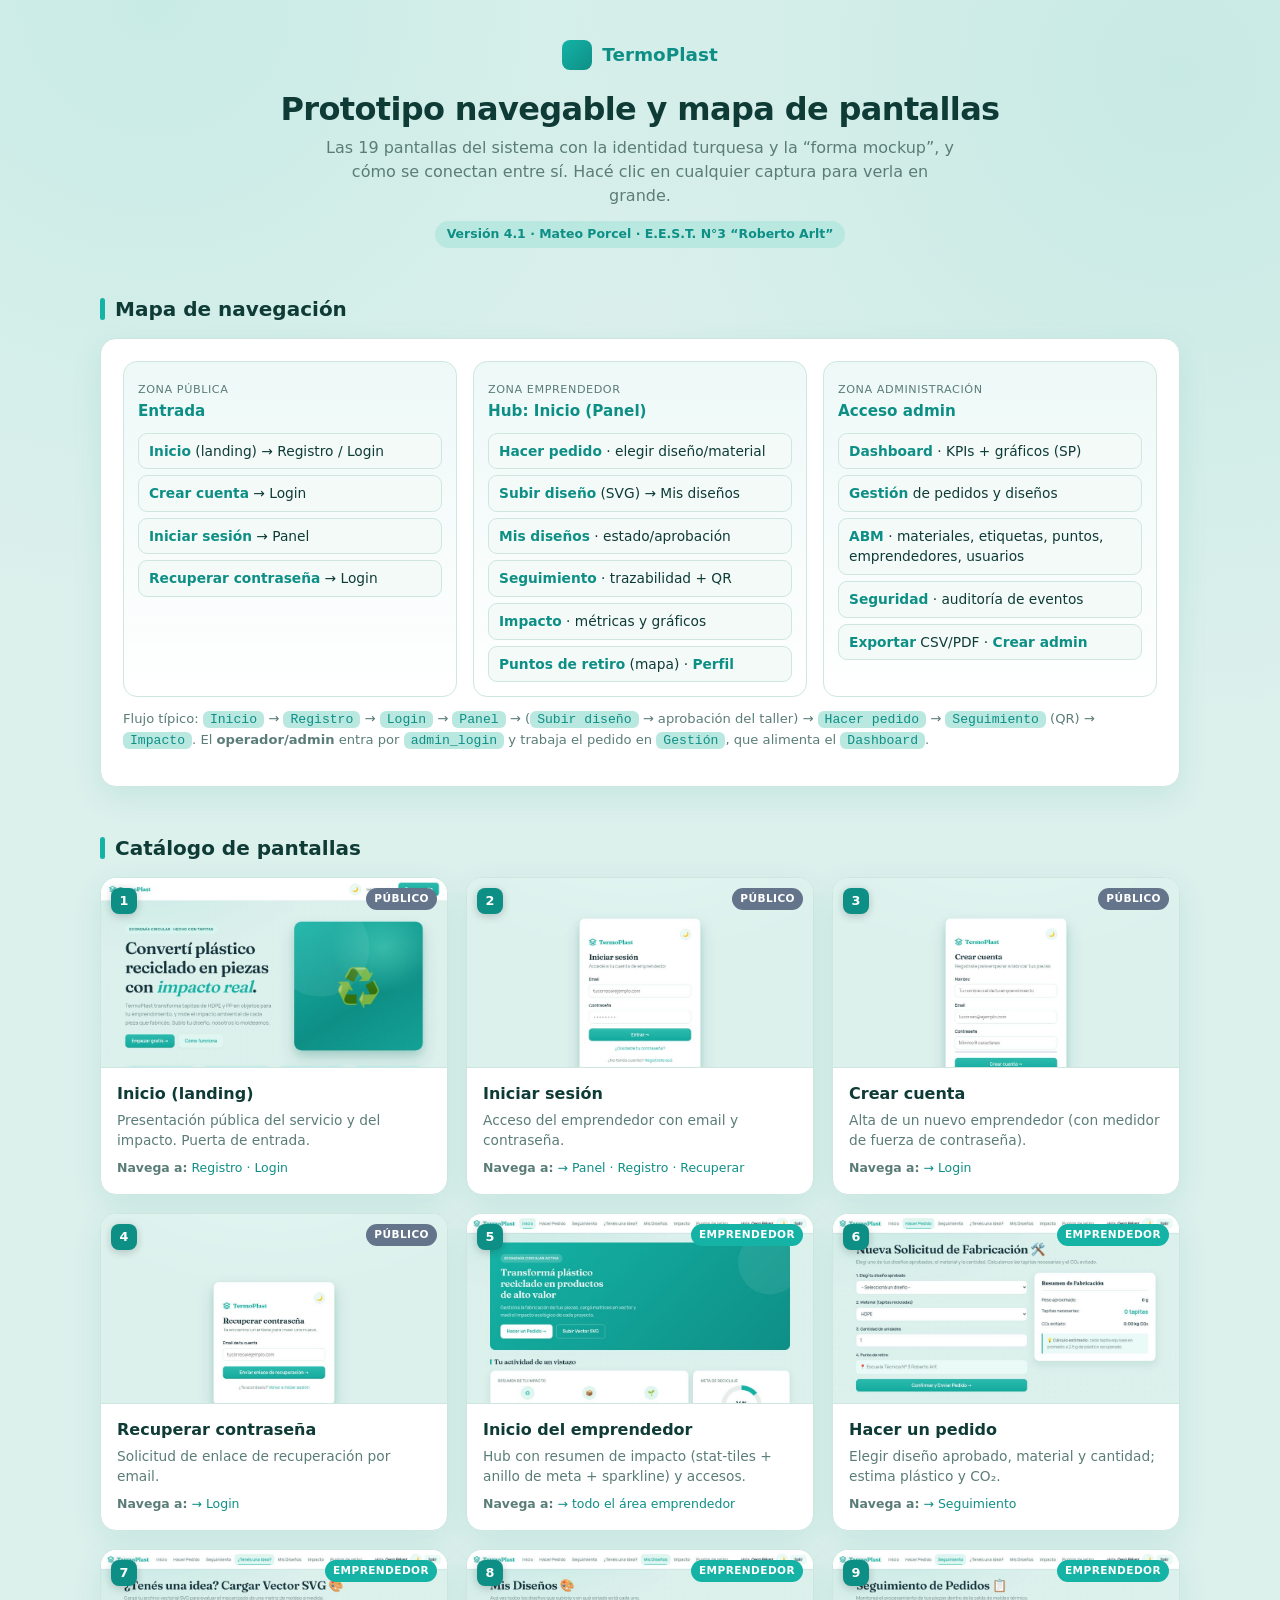
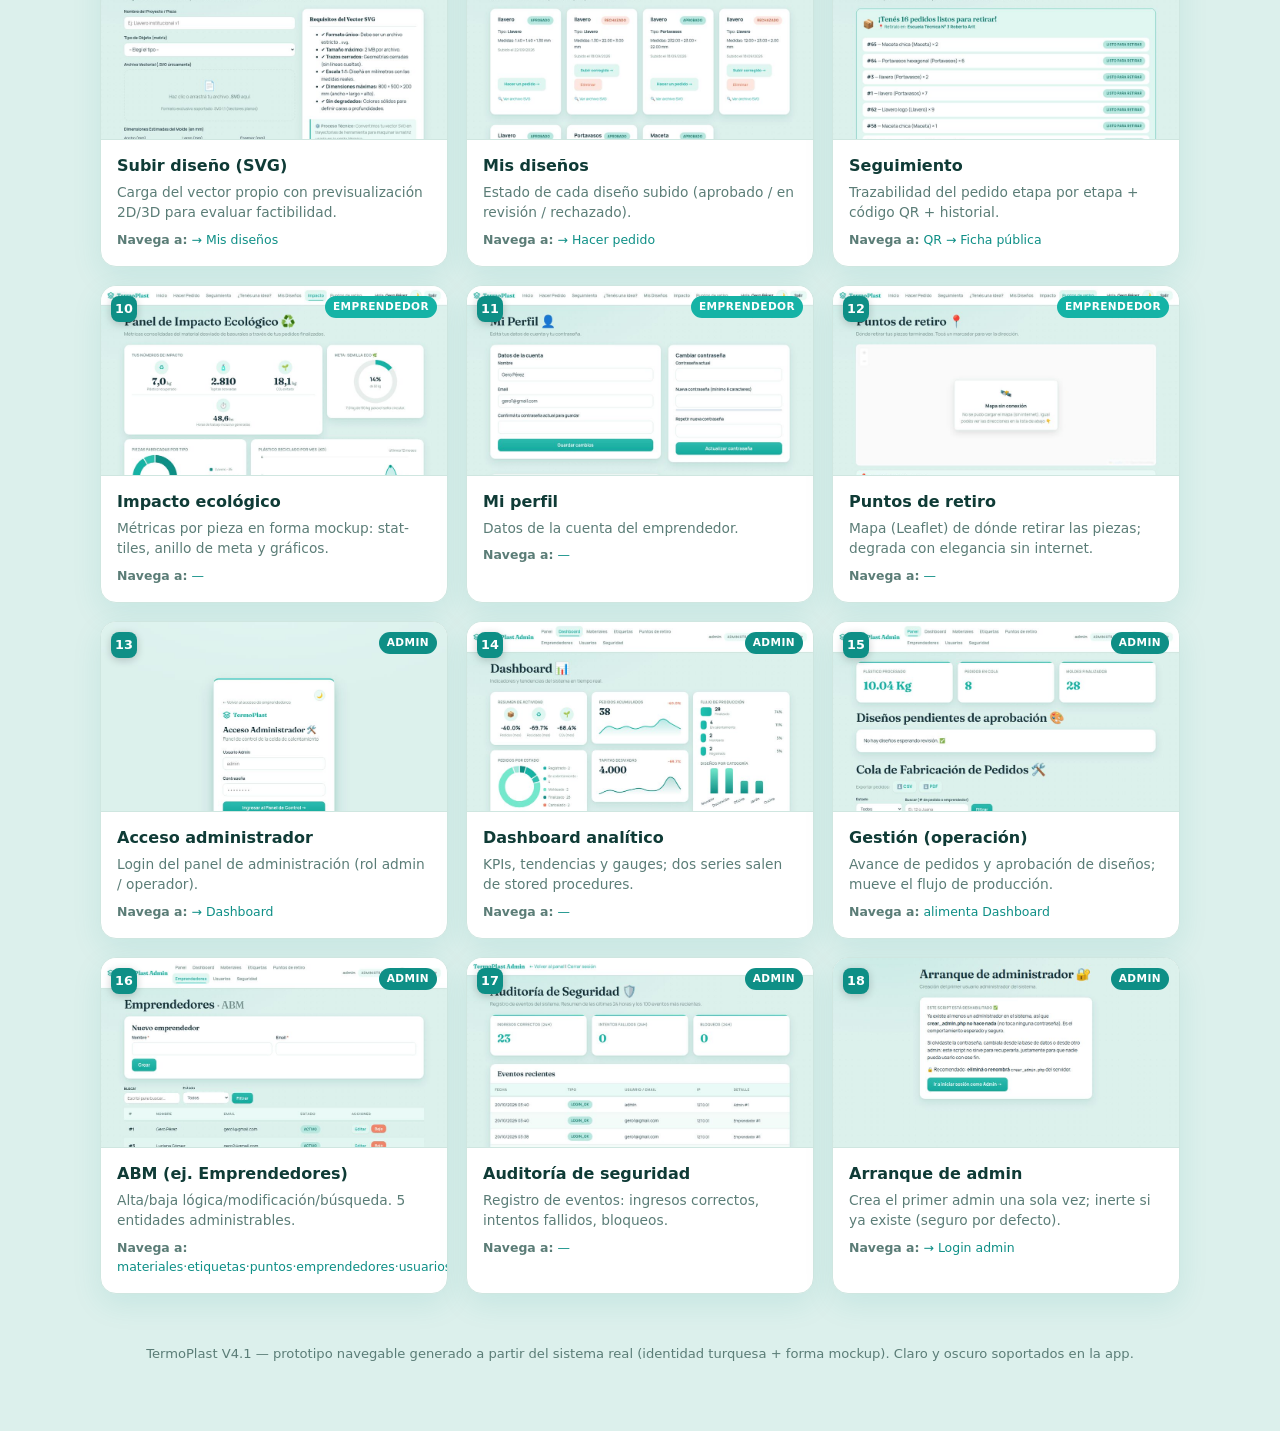
<file: docs/prototipo/index.html>
<!DOCTYPE html>
<html lang="es">
<head>
<meta charset="utf-8">
<meta name="viewport" content="width=device-width, initial-scale=1.0">
<title>TermoPlast — Prototipo navegable y mapa de pantallas (V4.1)</title>
<style>
  :root{
    --bg:#dcf0ec; --surface:#ffffff; --ink:#0f3b36; --muted:#5b7d77;
    --primary:#15b3a6; --deep:#0e8f86; --accent:#20c3b2; --soft:#b9e8e0; --border:#cfe6e0;
    --radius:16px; --shadow:0 10px 30px rgba(14,143,134,.10);
  }
  *{box-sizing:border-box}
  body{margin:0;font-family:system-ui,-apple-system,"Segoe UI",Roboto,sans-serif;color:var(--ink);
    background:
      radial-gradient(circle at 12% 0,rgba(32,195,178,.10),transparent 42%),
      radial-gradient(circle at 92% 8%,rgba(21,179,166,.10),transparent 45%),
      var(--bg);
    background-attachment:fixed; line-height:1.5; padding:0 16px;}
  .wrap{max-width:1080px;margin:0 auto;padding:40px 0 70px}
  header.hero{text-align:center;margin-bottom:10px}
  .logo{display:inline-flex;align-items:center;gap:10px;font-weight:800;color:var(--deep);font-size:1.15rem}
  .logo .mk{width:30px;height:30px;border-radius:8px;background:linear-gradient(135deg,var(--primary),var(--deep));display:inline-block}
  h1{font-size:2rem;margin:.5rem 0 .2rem;letter-spacing:-.02em}
  .sub{color:var(--muted);max-width:640px;margin:0 auto .3rem}
  .ver{display:inline-block;margin-top:8px;font-size:.78rem;font-weight:700;color:var(--deep);
    background:var(--soft);padding:4px 12px;border-radius:999px}
  h2{font-size:1.25rem;margin:46px 0 14px;display:flex;align-items:center;gap:10px}
  h2::before{content:"";width:5px;height:22px;border-radius:3px;background:var(--primary)}
  /* mapa de navegación */
  .mapcard{background:var(--surface);border:1px solid var(--border);border-radius:var(--radius);
    box-shadow:var(--shadow);padding:22px;overflow-x:auto}
  .zones{display:grid;grid-template-columns:repeat(3,1fr);gap:16px;min-width:720px}
  .zone{border:1.5px solid var(--border);border-radius:14px;padding:14px;background:linear-gradient(180deg,rgba(185,232,224,.25),transparent)}
  .zone h3{margin:0 0 4px;font-size:.95rem;color:var(--deep)}
  .zone .tag{font-size:.7rem;color:var(--muted);text-transform:uppercase;letter-spacing:.05em}
  .zone ul{margin:10px 0 0;padding-left:0;list-style:none;display:flex;flex-direction:column;gap:6px}
  .zone li{font-size:.86rem;padding:7px 10px;border-radius:9px;background:#f3faf8;border:1px solid var(--border)}
  .zone li b{color:var(--deep)}
  .flowline{color:var(--muted);font-size:.82rem;margin-top:12px}
  .flowline code{background:var(--soft);color:var(--deep);padding:1px 7px;border-radius:6px;font-size:.82rem}
  /* catálogo */
  .grid{display:grid;grid-template-columns:repeat(auto-fill,minmax(300px,1fr));gap:18px}
  .card{background:var(--surface);border:1px solid var(--border);border-radius:var(--radius);
    box-shadow:var(--shadow);overflow:hidden;display:flex;flex-direction:column;transition:transform .18s ease,box-shadow .18s ease}
  .card:hover{transform:translateY(-4px);box-shadow:0 16px 40px rgba(14,143,134,.16)}
  .thumb{display:block;position:relative;background:#eef7f4;border-bottom:1px solid var(--border);
    height:190px;overflow:hidden}
  .thumb img{width:100%;display:block}
  .num{position:absolute;top:10px;left:10px;z-index:2;background:var(--deep);color:#fff;font-weight:800;
    font-size:.8rem;width:26px;height:26px;border-radius:8px;display:flex;align-items:center;justify-content:center;
    box-shadow:0 2px 8px rgba(0,0,0,.2)}
  .zbadge{position:absolute;top:10px;right:10px;z-index:2;font-size:.66rem;font-weight:700;text-transform:uppercase;
    letter-spacing:.04em;padding:3px 8px;border-radius:999px;color:#fff}
  .z-pub{background:#64748b}.z-emp{background:var(--primary)}.z-adm{background:var(--deep)}
  .body{padding:14px 16px 16px}
  .body h3{margin:0 0 4px;font-size:1rem}
  .body p{margin:0 0 8px;color:var(--muted);font-size:.86rem}
  .links{font-size:.78rem;color:var(--deep)}
  .links b{color:var(--muted);font-weight:600}
  footer{text-align:center;color:var(--muted);font-size:.82rem;margin-top:50px}
  @media (max-width:560px){ h1{font-size:1.5rem} }
</style>
</head>
<body>
<div class="wrap">
  <header class="hero">
    <div class="logo"><span class="mk"></span> TermoPlast</div>
    <h1>Prototipo navegable y mapa de pantallas</h1>
    <p class="sub">Las 19 pantallas del sistema con la identidad turquesa y la “forma mockup”, y cómo se conectan entre sí. Hacé clic en cualquier captura para verla en grande.</p>
    <span class="ver">Versión 4.1 · Mateo Porcel · E.E.S.T. N°3 “Roberto Arlt”</span>
  </header>

  <h2>Mapa de navegación</h2>
  <div class="mapcard">
    <div class="zones">
      <div class="zone">
        <span class="tag">Zona pública</span>
        <h3>Entrada</h3>
        <ul>
          <li><b>Inicio</b> (landing) → Registro / Login</li>
          <li><b>Crear cuenta</b> → Login</li>
          <li><b>Iniciar sesión</b> → Panel</li>
          <li><b>Recuperar contraseña</b> → Login</li>
        </ul>
      </div>
      <div class="zone">
        <span class="tag">Zona emprendedor</span>
        <h3>Hub: Inicio (Panel)</h3>
        <ul>
          <li><b>Hacer pedido</b> · elegir diseño/material</li>
          <li><b>Subir diseño</b> (SVG) → Mis diseños</li>
          <li><b>Mis diseños</b> · estado/aprobación</li>
          <li><b>Seguimiento</b> · trazabilidad + QR</li>
          <li><b>Impacto</b> · métricas y gráficos</li>
          <li><b>Puntos de retiro</b> (mapa) · <b>Perfil</b></li>
        </ul>
      </div>
      <div class="zone">
        <span class="tag">Zona administración</span>
        <h3>Acceso admin</h3>
        <ul>
          <li><b>Dashboard</b> · KPIs + gráficos (SP)</li>
          <li><b>Gestión</b> de pedidos y diseños</li>
          <li><b>ABM</b> · materiales, etiquetas, puntos, emprendedores, usuarios</li>
          <li><b>Seguridad</b> · auditoría de eventos</li>
          <li><b>Exportar</b> CSV/PDF · <b>Crear admin</b></li>
        </ul>
      </div>
    </div>
    <p class="flowline">Flujo típico: <code>Inicio</code> → <code>Registro</code> → <code>Login</code> → <code>Panel</code> → (<code>Subir diseño</code> → aprobación del taller) → <code>Hacer pedido</code> → <code>Seguimiento</code> (QR) → <code>Impacto</code>. El <b>operador/admin</b> entra por <code>admin_login</code> y trabaja el pedido en <code>Gestión</code>, que alimenta el <code>Dashboard</code>.</p>
  </div>

  <h2>Catálogo de pantallas</h2>
  <div class="grid" id="grid"></div>

  <footer>TermoPlast V4.1 — prototipo navegable generado a partir del sistema real (identidad turquesa + forma mockup). Claro y oscuro soportados en la app.</footer>
</div>

<script>
var SCREENS = [
 ["01_index","Inicio (landing)","pub","Presentación pública del servicio y del impacto. Puerta de entrada.","Registro · Login"],
 ["02_login","Iniciar sesión","pub","Acceso del emprendedor con email y contraseña.","→ Panel · Registro · Recuperar"],
 ["03_registro","Crear cuenta","pub","Alta de un nuevo emprendedor (con medidor de fuerza de contraseña).","→ Login"],
 ["04_recuperar","Recuperar contraseña","pub","Solicitud de enlace de recuperación por email.","→ Login"],
 ["05_panel","Inicio del emprendedor","emp","Hub con resumen de impacto (stat-tiles + anillo de meta + sparkline) y accesos.","→ todo el área emprendedor"],
 ["06_hacer_pedido","Hacer un pedido","emp","Elegir diseño aprobado, material y cantidad; estima plástico y CO₂.","→ Seguimiento"],
 ["07_subir_diseno","Subir diseño (SVG)","emp","Carga del vector propio con previsualización 2D/3D para evaluar factibilidad.","→ Mis diseños"],
 ["08_mis_disenos","Mis diseños","emp","Estado de cada diseño subido (aprobado / en revisión / rechazado).","→ Hacer pedido"],
 ["09_seguimiento","Seguimiento","emp","Trazabilidad del pedido etapa por etapa + código QR + historial.","QR → Ficha pública"],
 ["10_impacto","Impacto ecológico","emp","Métricas por pieza en forma mockup: stat-tiles, anillo de meta y gráficos.","—"],
 ["11_perfil","Mi perfil","emp","Datos de la cuenta del emprendedor.","—"],
 ["12_mapa","Puntos de retiro","emp","Mapa (Leaflet) de dónde retirar las piezas; degrada con elegancia sin internet.","—"],
 ["13_admin_login","Acceso administrador","adm","Login del panel de administración (rol admin / operador).","→ Dashboard"],
 ["14_dashboard","Dashboard analítico","adm","KPIs, tendencias y gauges; dos series salen de stored procedures.","—"],
 ["15_admin_panel","Gestión (operación)","adm","Avance de pedidos y aprobación de diseños; mueve el flujo de producción.","alimenta Dashboard"],
 ["16_abm","ABM (ej. Emprendedores)","adm","Alta/baja lógica/modificación/búsqueda. 5 entidades administrables.","materiales·etiquetas·puntos·emprendedores·usuarios"],
 ["17_seguridad","Auditoría de seguridad","adm","Registro de eventos: ingresos correctos, intentos fallidos, bloqueos.","—"],
 ["18_crear_admin","Arranque de admin","adm","Crea el primer admin una sola vez; inerte si ya existe (seguro por defecto).","→ Login admin"]
];
var LABEL = {pub:"Público", emp:"Emprendedor", adm:"Admin"};
var g = document.getElementById('grid');
SCREENS.forEach(function(s){
  var id=s[0], title=s[1], z=s[2], desc=s[3], links=s[4];
  var num=id.split('_')[0];
  var a=document.createElement('div'); a.className='card';
  a.innerHTML =
    '<a class="thumb" href="img/'+id+'.jpg" target="_blank" rel="noopener">'+
      '<span class="num">'+parseInt(num,10)+'</span>'+
      '<span class="zbadge z-'+z+'">'+LABEL[z]+'</span>'+
      '<img loading="lazy" src="img/'+id+'.jpg" alt="'+title+'">'+
    '</a>'+
    '<div class="body"><h3>'+title+'</h3><p>'+desc+'</p>'+
    '<div class="links"><b>Navega a:</b> '+links+'</div></div>';
  g.appendChild(a);
});
</script>
</body>
</html>
</file>
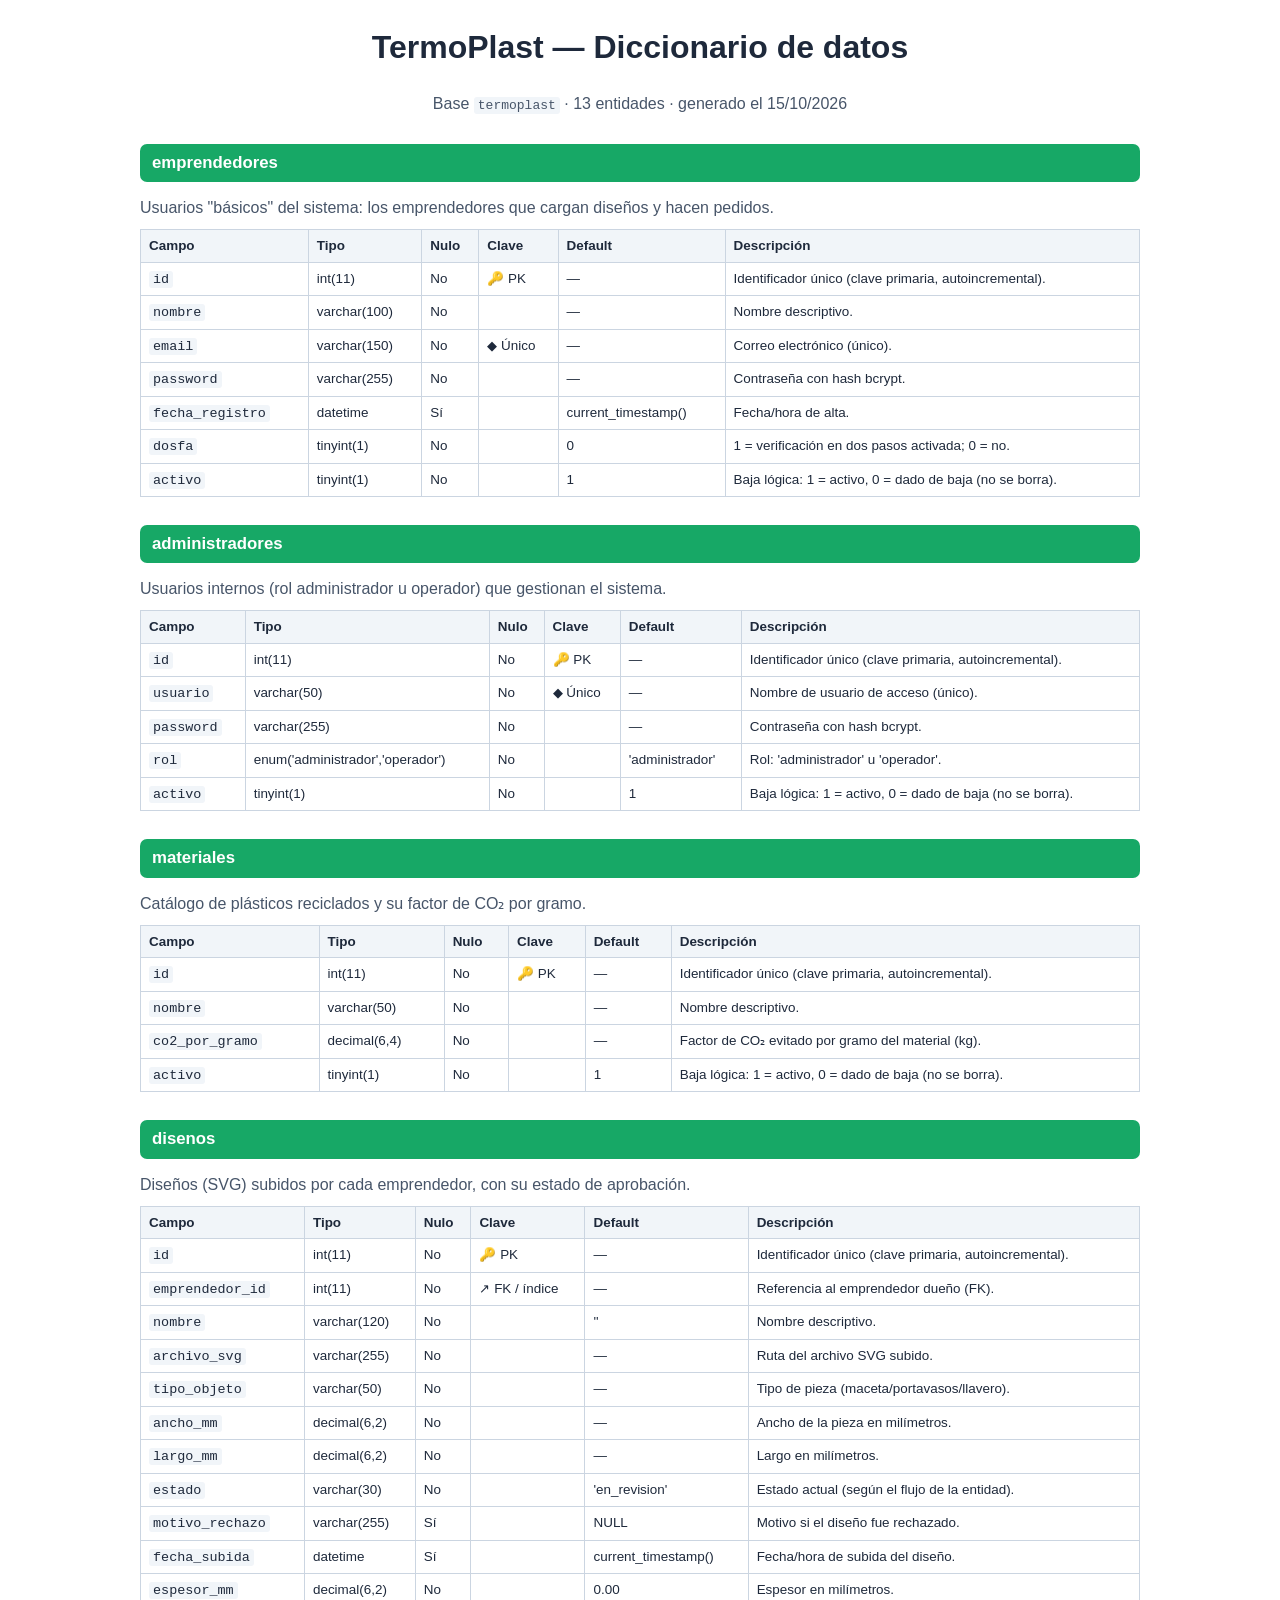
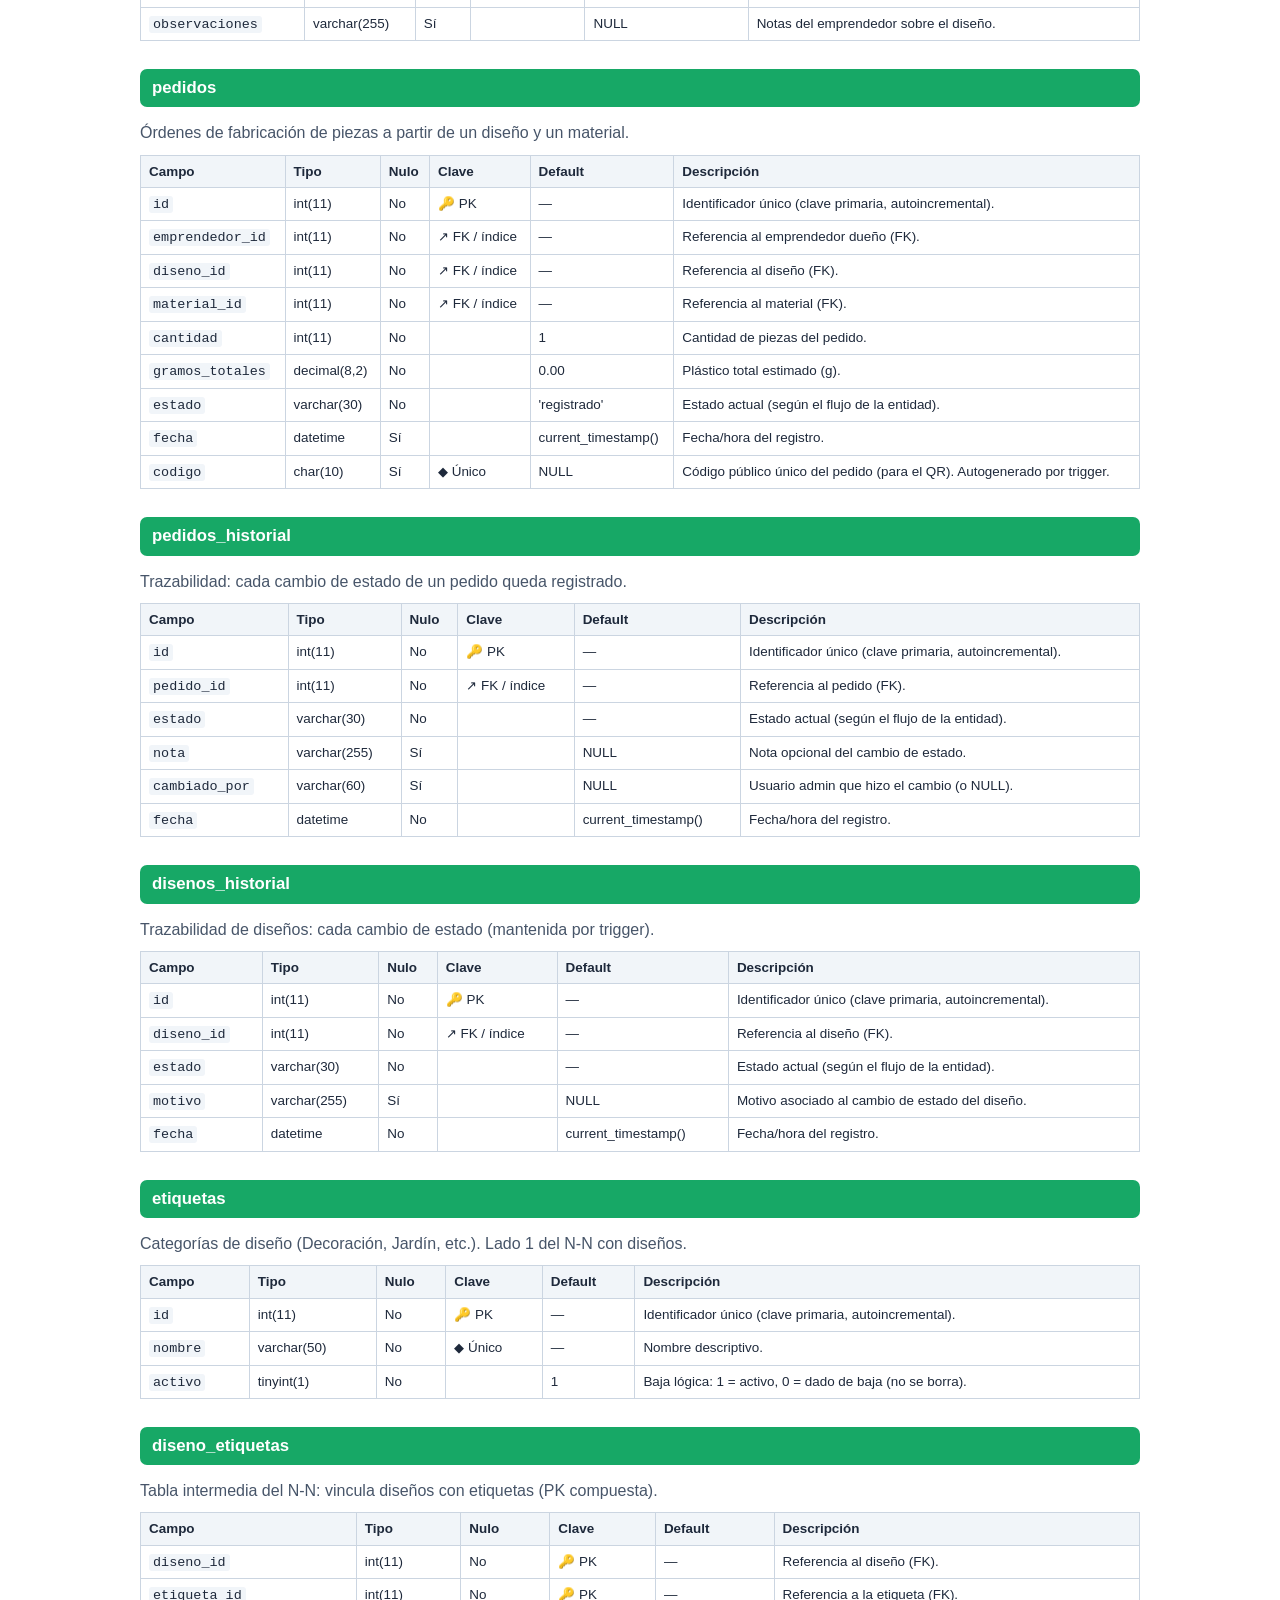
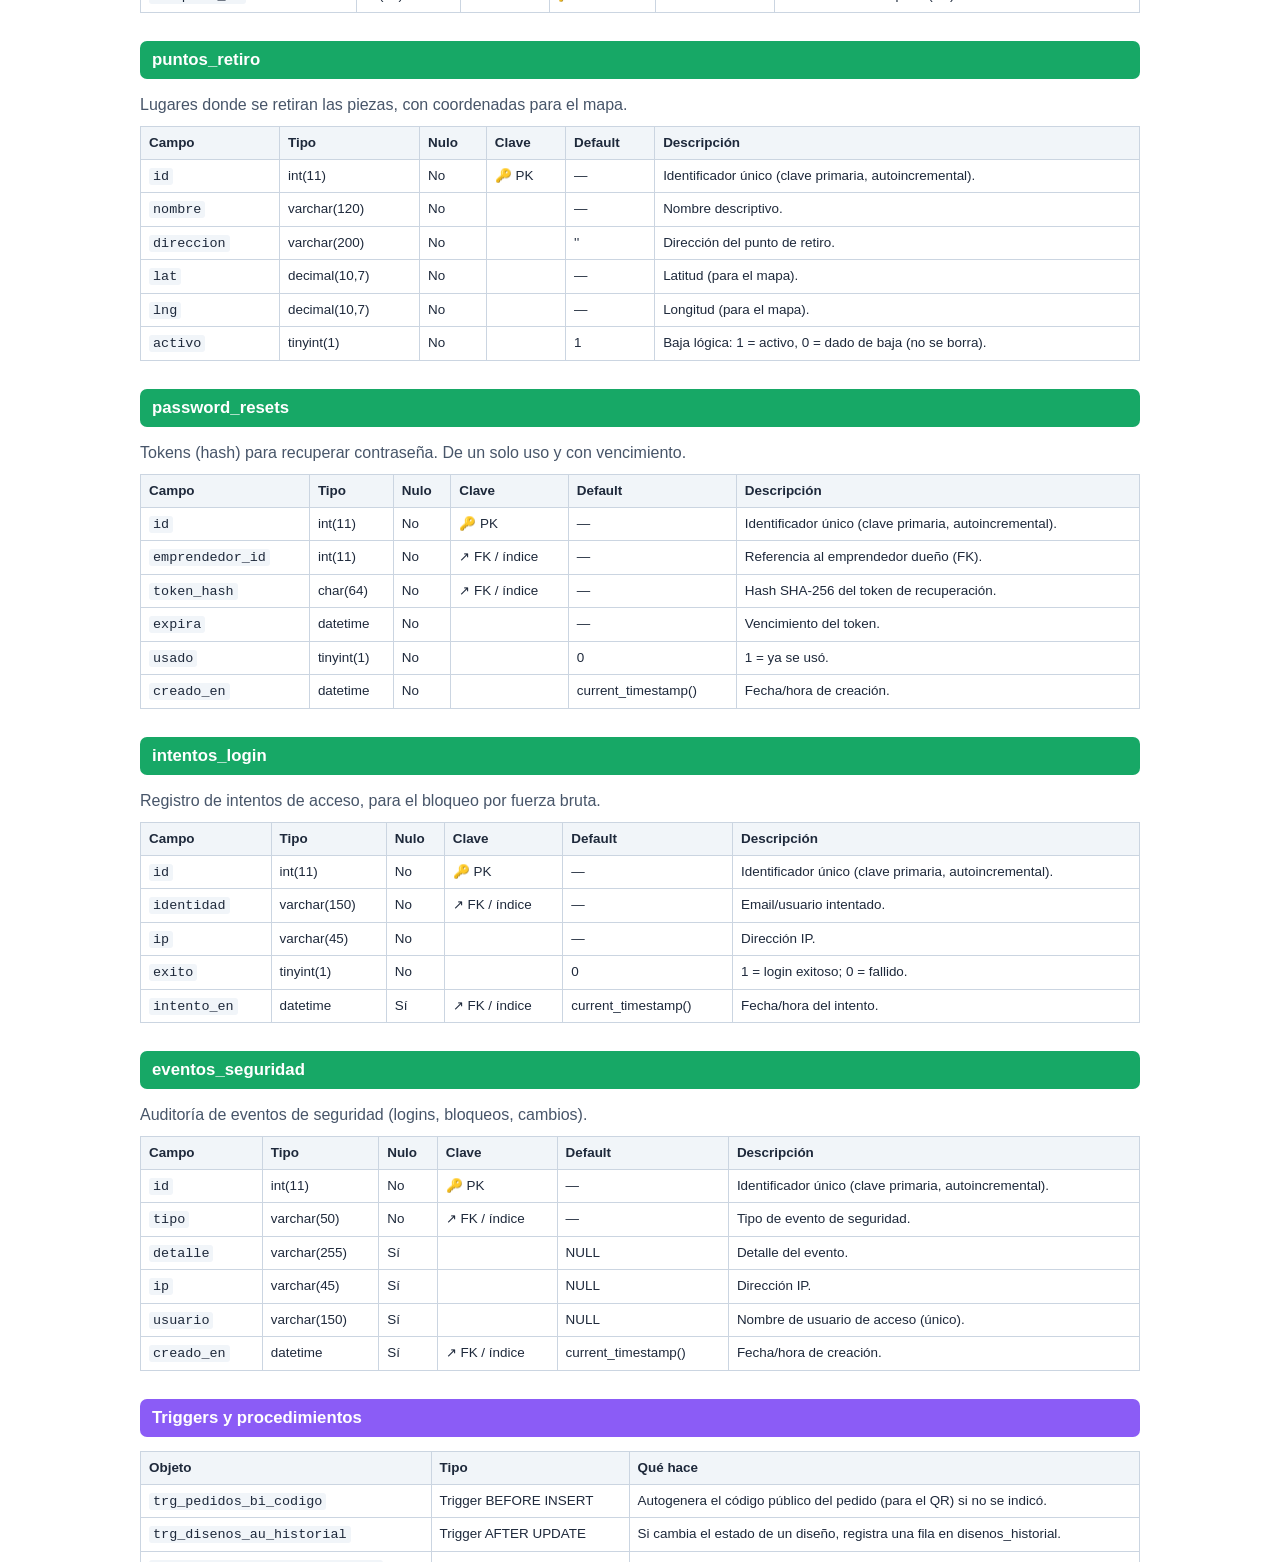
<file: docs/Diccionario_de_datos.html>
<!DOCTYPE html><html lang="es"><head><meta charset="utf-8"><title>Diccionario de datos — TermoPlast</title><style>body{font-family:Helvetica,Arial,sans-serif;max-width:1000px;margin:24px auto;padding:0 18px;color:#1e293b;line-height:1.45}h1{text-align:center}h2{background:#17a866;color:#fff;padding:7px 12px;border-radius:7px;margin-top:28px;font-size:1.05rem}p.t{color:#475569;margin:6px 0 10px}table{border-collapse:collapse;width:100%;font-size:0.84rem;margin-bottom:8px}th,td{border:1px solid #cbd5e1;padding:6px 8px;text-align:left;vertical-align:top}th{background:#f1f5f9}code{background:#f1f5f9;padding:1px 4px;border-radius:3px}@media print{h2{-webkit-print-color-adjust:exact;print-color-adjust:exact}}</style></head><body><h1>TermoPlast — Diccionario de datos</h1><p class="t" style="text-align:center">Base <code>termoplast</code> · 13 entidades · generado el 15/10/2026</p><h2>emprendedores</h2><p class="t">Usuarios &quot;básicos&quot; del sistema: los emprendedores que cargan diseños y hacen pedidos.</p><table><tr><th>Campo</th><th>Tipo</th><th>Nulo</th><th>Clave</th><th>Default</th><th>Descripción</th></tr><tr><td><code>id</code></td><td>int(11)</td><td>No</td><td>🔑 PK</td><td>—</td><td>Identificador único (clave primaria, autoincremental).</td></tr><tr><td><code>nombre</code></td><td>varchar(100)</td><td>No</td><td></td><td>—</td><td>Nombre descriptivo.</td></tr><tr><td><code>email</code></td><td>varchar(150)</td><td>No</td><td>◆ Único</td><td>—</td><td>Correo electrónico (único).</td></tr><tr><td><code>password</code></td><td>varchar(255)</td><td>No</td><td></td><td>—</td><td>Contraseña con hash bcrypt.</td></tr><tr><td><code>fecha_registro</code></td><td>datetime</td><td>Sí</td><td></td><td>current_timestamp()</td><td>Fecha/hora de alta.</td></tr><tr><td><code>dosfa</code></td><td>tinyint(1)</td><td>No</td><td></td><td>0</td><td>1 = verificación en dos pasos activada; 0 = no.</td></tr><tr><td><code>activo</code></td><td>tinyint(1)</td><td>No</td><td></td><td>1</td><td>Baja lógica: 1 = activo, 0 = dado de baja (no se borra).</td></tr></table><h2>administradores</h2><p class="t">Usuarios internos (rol administrador u operador) que gestionan el sistema.</p><table><tr><th>Campo</th><th>Tipo</th><th>Nulo</th><th>Clave</th><th>Default</th><th>Descripción</th></tr><tr><td><code>id</code></td><td>int(11)</td><td>No</td><td>🔑 PK</td><td>—</td><td>Identificador único (clave primaria, autoincremental).</td></tr><tr><td><code>usuario</code></td><td>varchar(50)</td><td>No</td><td>◆ Único</td><td>—</td><td>Nombre de usuario de acceso (único).</td></tr><tr><td><code>password</code></td><td>varchar(255)</td><td>No</td><td></td><td>—</td><td>Contraseña con hash bcrypt.</td></tr><tr><td><code>rol</code></td><td>enum(&#039;administrador&#039;,&#039;operador&#039;)</td><td>No</td><td></td><td>&#039;administrador&#039;</td><td>Rol: &#039;administrador&#039; u &#039;operador&#039;.</td></tr><tr><td><code>activo</code></td><td>tinyint(1)</td><td>No</td><td></td><td>1</td><td>Baja lógica: 1 = activo, 0 = dado de baja (no se borra).</td></tr></table><h2>materiales</h2><p class="t">Catálogo de plásticos reciclados y su factor de CO₂ por gramo.</p><table><tr><th>Campo</th><th>Tipo</th><th>Nulo</th><th>Clave</th><th>Default</th><th>Descripción</th></tr><tr><td><code>id</code></td><td>int(11)</td><td>No</td><td>🔑 PK</td><td>—</td><td>Identificador único (clave primaria, autoincremental).</td></tr><tr><td><code>nombre</code></td><td>varchar(50)</td><td>No</td><td></td><td>—</td><td>Nombre descriptivo.</td></tr><tr><td><code>co2_por_gramo</code></td><td>decimal(6,4)</td><td>No</td><td></td><td>—</td><td>Factor de CO₂ evitado por gramo del material (kg).</td></tr><tr><td><code>activo</code></td><td>tinyint(1)</td><td>No</td><td></td><td>1</td><td>Baja lógica: 1 = activo, 0 = dado de baja (no se borra).</td></tr></table><h2>disenos</h2><p class="t">Diseños (SVG) subidos por cada emprendedor, con su estado de aprobación.</p><table><tr><th>Campo</th><th>Tipo</th><th>Nulo</th><th>Clave</th><th>Default</th><th>Descripción</th></tr><tr><td><code>id</code></td><td>int(11)</td><td>No</td><td>🔑 PK</td><td>—</td><td>Identificador único (clave primaria, autoincremental).</td></tr><tr><td><code>emprendedor_id</code></td><td>int(11)</td><td>No</td><td>↗ FK / índice</td><td>—</td><td>Referencia al emprendedor dueño (FK).</td></tr><tr><td><code>nombre</code></td><td>varchar(120)</td><td>No</td><td></td><td>&#039;&#039;</td><td>Nombre descriptivo.</td></tr><tr><td><code>archivo_svg</code></td><td>varchar(255)</td><td>No</td><td></td><td>—</td><td>Ruta del archivo SVG subido.</td></tr><tr><td><code>tipo_objeto</code></td><td>varchar(50)</td><td>No</td><td></td><td>—</td><td>Tipo de pieza (maceta/portavasos/llavero).</td></tr><tr><td><code>ancho_mm</code></td><td>decimal(6,2)</td><td>No</td><td></td><td>—</td><td>Ancho de la pieza en milímetros.</td></tr><tr><td><code>largo_mm</code></td><td>decimal(6,2)</td><td>No</td><td></td><td>—</td><td>Largo en milímetros.</td></tr><tr><td><code>estado</code></td><td>varchar(30)</td><td>No</td><td></td><td>&#039;en_revision&#039;</td><td>Estado actual (según el flujo de la entidad).</td></tr><tr><td><code>motivo_rechazo</code></td><td>varchar(255)</td><td>Sí</td><td></td><td>NULL</td><td>Motivo si el diseño fue rechazado.</td></tr><tr><td><code>fecha_subida</code></td><td>datetime</td><td>Sí</td><td></td><td>current_timestamp()</td><td>Fecha/hora de subida del diseño.</td></tr><tr><td><code>espesor_mm</code></td><td>decimal(6,2)</td><td>No</td><td></td><td>0.00</td><td>Espesor en milímetros.</td></tr><tr><td><code>observaciones</code></td><td>varchar(255)</td><td>Sí</td><td></td><td>NULL</td><td>Notas del emprendedor sobre el diseño.</td></tr></table><h2>pedidos</h2><p class="t">Órdenes de fabricación de piezas a partir de un diseño y un material.</p><table><tr><th>Campo</th><th>Tipo</th><th>Nulo</th><th>Clave</th><th>Default</th><th>Descripción</th></tr><tr><td><code>id</code></td><td>int(11)</td><td>No</td><td>🔑 PK</td><td>—</td><td>Identificador único (clave primaria, autoincremental).</td></tr><tr><td><code>emprendedor_id</code></td><td>int(11)</td><td>No</td><td>↗ FK / índice</td><td>—</td><td>Referencia al emprendedor dueño (FK).</td></tr><tr><td><code>diseno_id</code></td><td>int(11)</td><td>No</td><td>↗ FK / índice</td><td>—</td><td>Referencia al diseño (FK).</td></tr><tr><td><code>material_id</code></td><td>int(11)</td><td>No</td><td>↗ FK / índice</td><td>—</td><td>Referencia al material (FK).</td></tr><tr><td><code>cantidad</code></td><td>int(11)</td><td>No</td><td></td><td>1</td><td>Cantidad de piezas del pedido.</td></tr><tr><td><code>gramos_totales</code></td><td>decimal(8,2)</td><td>No</td><td></td><td>0.00</td><td>Plástico total estimado (g).</td></tr><tr><td><code>estado</code></td><td>varchar(30)</td><td>No</td><td></td><td>&#039;registrado&#039;</td><td>Estado actual (según el flujo de la entidad).</td></tr><tr><td><code>fecha</code></td><td>datetime</td><td>Sí</td><td></td><td>current_timestamp()</td><td>Fecha/hora del registro.</td></tr><tr><td><code>codigo</code></td><td>char(10)</td><td>Sí</td><td>◆ Único</td><td>NULL</td><td>Código público único del pedido (para el QR). Autogenerado por trigger.</td></tr></table><h2>pedidos_historial</h2><p class="t">Trazabilidad: cada cambio de estado de un pedido queda registrado.</p><table><tr><th>Campo</th><th>Tipo</th><th>Nulo</th><th>Clave</th><th>Default</th><th>Descripción</th></tr><tr><td><code>id</code></td><td>int(11)</td><td>No</td><td>🔑 PK</td><td>—</td><td>Identificador único (clave primaria, autoincremental).</td></tr><tr><td><code>pedido_id</code></td><td>int(11)</td><td>No</td><td>↗ FK / índice</td><td>—</td><td>Referencia al pedido (FK).</td></tr><tr><td><code>estado</code></td><td>varchar(30)</td><td>No</td><td></td><td>—</td><td>Estado actual (según el flujo de la entidad).</td></tr><tr><td><code>nota</code></td><td>varchar(255)</td><td>Sí</td><td></td><td>NULL</td><td>Nota opcional del cambio de estado.</td></tr><tr><td><code>cambiado_por</code></td><td>varchar(60)</td><td>Sí</td><td></td><td>NULL</td><td>Usuario admin que hizo el cambio (o NULL).</td></tr><tr><td><code>fecha</code></td><td>datetime</td><td>No</td><td></td><td>current_timestamp()</td><td>Fecha/hora del registro.</td></tr></table><h2>disenos_historial</h2><p class="t">Trazabilidad de diseños: cada cambio de estado (mantenida por trigger).</p><table><tr><th>Campo</th><th>Tipo</th><th>Nulo</th><th>Clave</th><th>Default</th><th>Descripción</th></tr><tr><td><code>id</code></td><td>int(11)</td><td>No</td><td>🔑 PK</td><td>—</td><td>Identificador único (clave primaria, autoincremental).</td></tr><tr><td><code>diseno_id</code></td><td>int(11)</td><td>No</td><td>↗ FK / índice</td><td>—</td><td>Referencia al diseño (FK).</td></tr><tr><td><code>estado</code></td><td>varchar(30)</td><td>No</td><td></td><td>—</td><td>Estado actual (según el flujo de la entidad).</td></tr><tr><td><code>motivo</code></td><td>varchar(255)</td><td>Sí</td><td></td><td>NULL</td><td>Motivo asociado al cambio de estado del diseño.</td></tr><tr><td><code>fecha</code></td><td>datetime</td><td>No</td><td></td><td>current_timestamp()</td><td>Fecha/hora del registro.</td></tr></table><h2>etiquetas</h2><p class="t">Categorías de diseño (Decoración, Jardín, etc.). Lado 1 del N-N con diseños.</p><table><tr><th>Campo</th><th>Tipo</th><th>Nulo</th><th>Clave</th><th>Default</th><th>Descripción</th></tr><tr><td><code>id</code></td><td>int(11)</td><td>No</td><td>🔑 PK</td><td>—</td><td>Identificador único (clave primaria, autoincremental).</td></tr><tr><td><code>nombre</code></td><td>varchar(50)</td><td>No</td><td>◆ Único</td><td>—</td><td>Nombre descriptivo.</td></tr><tr><td><code>activo</code></td><td>tinyint(1)</td><td>No</td><td></td><td>1</td><td>Baja lógica: 1 = activo, 0 = dado de baja (no se borra).</td></tr></table><h2>diseno_etiquetas</h2><p class="t">Tabla intermedia del N-N: vincula diseños con etiquetas (PK compuesta).</p><table><tr><th>Campo</th><th>Tipo</th><th>Nulo</th><th>Clave</th><th>Default</th><th>Descripción</th></tr><tr><td><code>diseno_id</code></td><td>int(11)</td><td>No</td><td>🔑 PK</td><td>—</td><td>Referencia al diseño (FK).</td></tr><tr><td><code>etiqueta_id</code></td><td>int(11)</td><td>No</td><td>🔑 PK</td><td>—</td><td>Referencia a la etiqueta (FK).</td></tr></table><h2>puntos_retiro</h2><p class="t">Lugares donde se retiran las piezas, con coordenadas para el mapa.</p><table><tr><th>Campo</th><th>Tipo</th><th>Nulo</th><th>Clave</th><th>Default</th><th>Descripción</th></tr><tr><td><code>id</code></td><td>int(11)</td><td>No</td><td>🔑 PK</td><td>—</td><td>Identificador único (clave primaria, autoincremental).</td></tr><tr><td><code>nombre</code></td><td>varchar(120)</td><td>No</td><td></td><td>—</td><td>Nombre descriptivo.</td></tr><tr><td><code>direccion</code></td><td>varchar(200)</td><td>No</td><td></td><td>&#039;&#039;</td><td>Dirección del punto de retiro.</td></tr><tr><td><code>lat</code></td><td>decimal(10,7)</td><td>No</td><td></td><td>—</td><td>Latitud (para el mapa).</td></tr><tr><td><code>lng</code></td><td>decimal(10,7)</td><td>No</td><td></td><td>—</td><td>Longitud (para el mapa).</td></tr><tr><td><code>activo</code></td><td>tinyint(1)</td><td>No</td><td></td><td>1</td><td>Baja lógica: 1 = activo, 0 = dado de baja (no se borra).</td></tr></table><h2>password_resets</h2><p class="t">Tokens (hash) para recuperar contraseña. De un solo uso y con vencimiento.</p><table><tr><th>Campo</th><th>Tipo</th><th>Nulo</th><th>Clave</th><th>Default</th><th>Descripción</th></tr><tr><td><code>id</code></td><td>int(11)</td><td>No</td><td>🔑 PK</td><td>—</td><td>Identificador único (clave primaria, autoincremental).</td></tr><tr><td><code>emprendedor_id</code></td><td>int(11)</td><td>No</td><td>↗ FK / índice</td><td>—</td><td>Referencia al emprendedor dueño (FK).</td></tr><tr><td><code>token_hash</code></td><td>char(64)</td><td>No</td><td>↗ FK / índice</td><td>—</td><td>Hash SHA-256 del token de recuperación.</td></tr><tr><td><code>expira</code></td><td>datetime</td><td>No</td><td></td><td>—</td><td>Vencimiento del token.</td></tr><tr><td><code>usado</code></td><td>tinyint(1)</td><td>No</td><td></td><td>0</td><td>1 = ya se usó.</td></tr><tr><td><code>creado_en</code></td><td>datetime</td><td>No</td><td></td><td>current_timestamp()</td><td>Fecha/hora de creación.</td></tr></table><h2>intentos_login</h2><p class="t">Registro de intentos de acceso, para el bloqueo por fuerza bruta.</p><table><tr><th>Campo</th><th>Tipo</th><th>Nulo</th><th>Clave</th><th>Default</th><th>Descripción</th></tr><tr><td><code>id</code></td><td>int(11)</td><td>No</td><td>🔑 PK</td><td>—</td><td>Identificador único (clave primaria, autoincremental).</td></tr><tr><td><code>identidad</code></td><td>varchar(150)</td><td>No</td><td>↗ FK / índice</td><td>—</td><td>Email/usuario intentado.</td></tr><tr><td><code>ip</code></td><td>varchar(45)</td><td>No</td><td></td><td>—</td><td>Dirección IP.</td></tr><tr><td><code>exito</code></td><td>tinyint(1)</td><td>No</td><td></td><td>0</td><td>1 = login exitoso; 0 = fallido.</td></tr><tr><td><code>intento_en</code></td><td>datetime</td><td>Sí</td><td>↗ FK / índice</td><td>current_timestamp()</td><td>Fecha/hora del intento.</td></tr></table><h2>eventos_seguridad</h2><p class="t">Auditoría de eventos de seguridad (logins, bloqueos, cambios).</p><table><tr><th>Campo</th><th>Tipo</th><th>Nulo</th><th>Clave</th><th>Default</th><th>Descripción</th></tr><tr><td><code>id</code></td><td>int(11)</td><td>No</td><td>🔑 PK</td><td>—</td><td>Identificador único (clave primaria, autoincremental).</td></tr><tr><td><code>tipo</code></td><td>varchar(50)</td><td>No</td><td>↗ FK / índice</td><td>—</td><td>Tipo de evento de seguridad.</td></tr><tr><td><code>detalle</code></td><td>varchar(255)</td><td>Sí</td><td></td><td>NULL</td><td>Detalle del evento.</td></tr><tr><td><code>ip</code></td><td>varchar(45)</td><td>Sí</td><td></td><td>NULL</td><td>Dirección IP.</td></tr><tr><td><code>usuario</code></td><td>varchar(150)</td><td>Sí</td><td></td><td>NULL</td><td>Nombre de usuario de acceso (único).</td></tr><tr><td><code>creado_en</code></td><td>datetime</td><td>Sí</td><td>↗ FK / índice</td><td>current_timestamp()</td><td>Fecha/hora de creación.</td></tr></table><h2 style="background:#8b5cf6">Triggers y procedimientos</h2><table><tr><th>Objeto</th><th>Tipo</th><th>Qué hace</th></tr><tr><td><code>trg_pedidos_bi_codigo</code></td><td>Trigger BEFORE INSERT</td><td>Autogenera el código público del pedido (para el QR) si no se indicó.</td></tr><tr><td><code>trg_disenos_au_historial</code></td><td>Trigger AFTER UPDATE</td><td>Si cambia el estado de un diseño, registra una fila en disenos_historial.</td></tr><tr><td><code>sp_top_emprendedores(limite)</code></td><td>Stored procedure</td><td>Ranking de emprendedores por kg reciclado (dashboard).</td></tr><tr><td><code>sp_pedidos_por_mes()</code></td><td>Stored procedure</td><td>Pedidos por mes de los últimos 12 meses (dashboard).</td></tr></table></body></html>
</file>
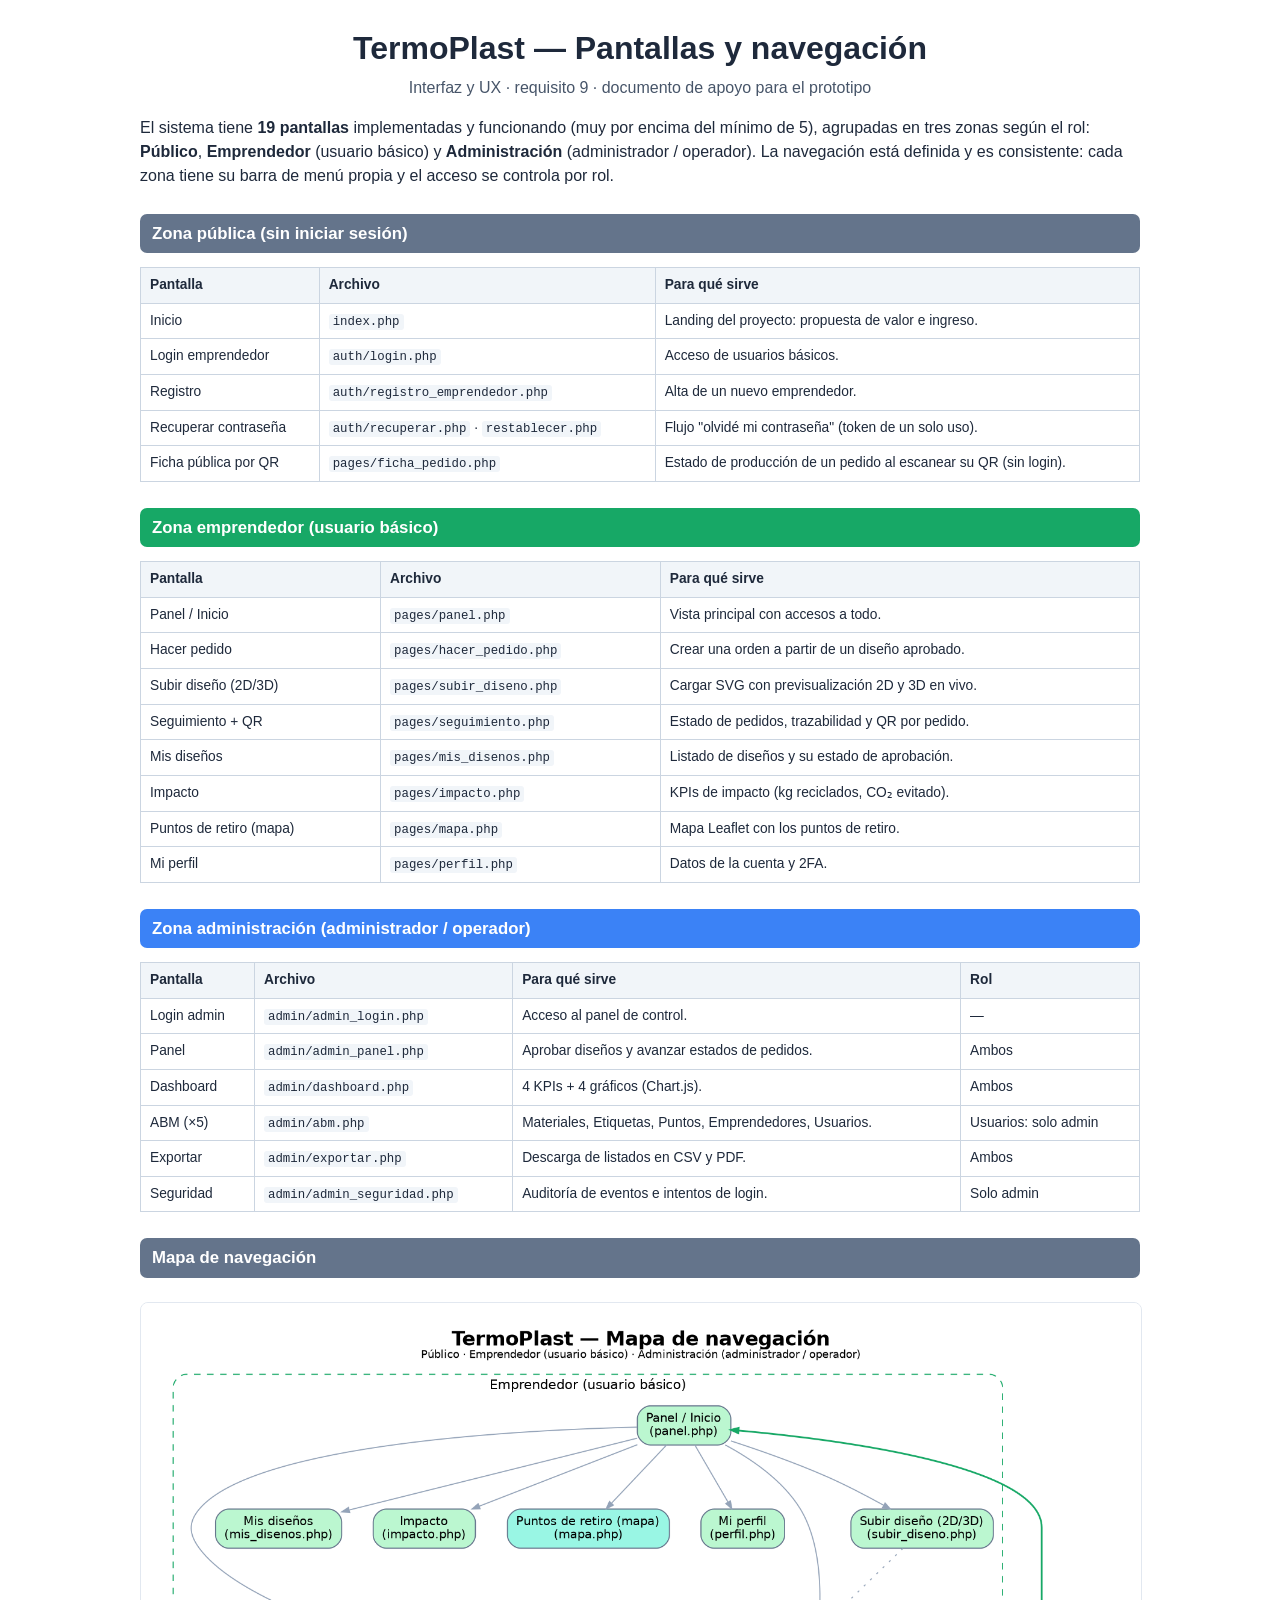
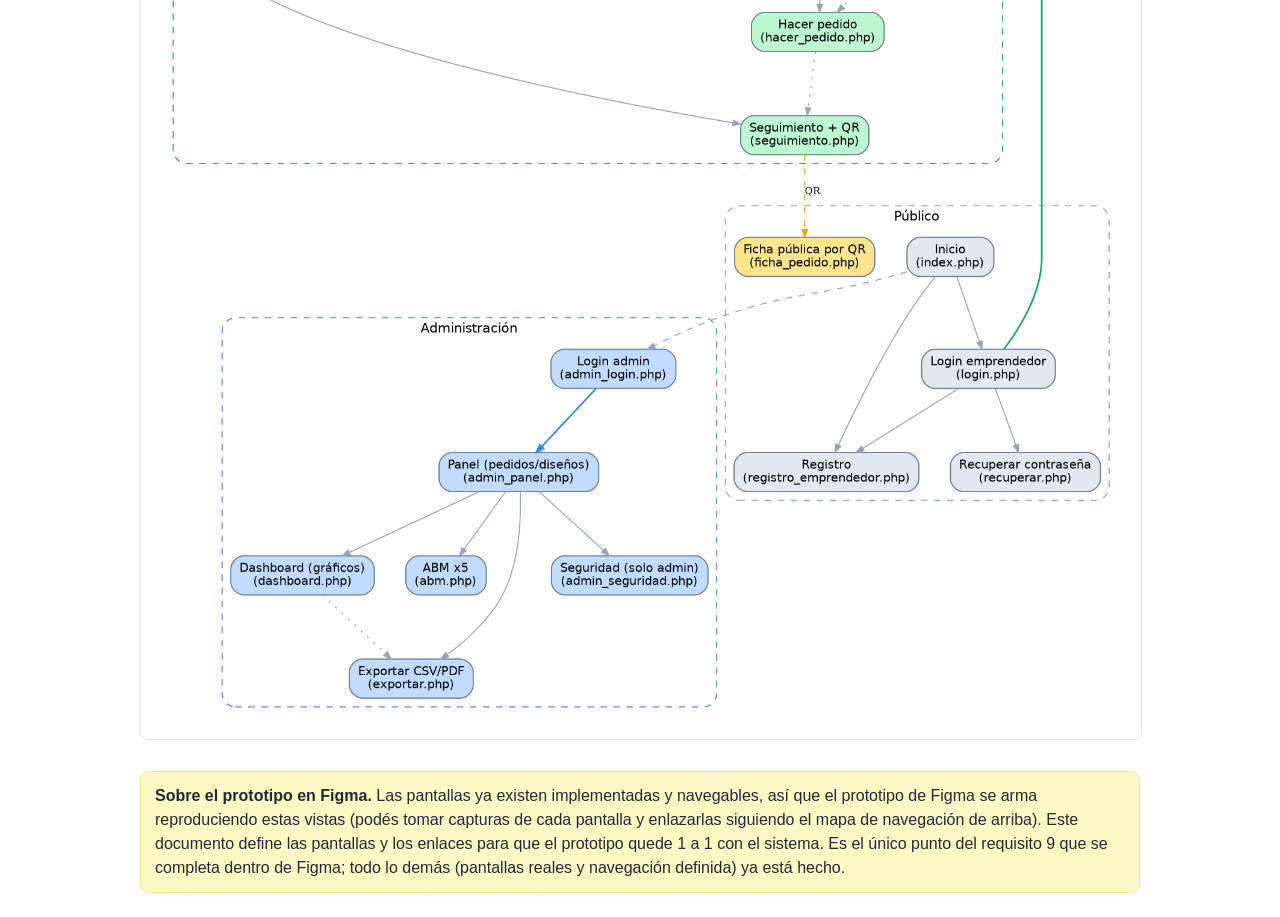
<file: docs/UX_Pantallas_y_Navegacion.html>
<!DOCTYPE html>
<html lang="es">
<head>
<meta charset="utf-8">
<title>TermoPlast — Pantallas y navegación (UX)</title>
<style>
  body{font-family:Helvetica,Arial,sans-serif;max-width:1000px;margin:24px auto;padding:0 18px;color:#1e293b;line-height:1.5}
  h1{text-align:center;margin-bottom:4px}
  .sub{text-align:center;color:#475569;margin-top:0}
  h2{background:#17a866;color:#fff;padding:7px 12px;border-radius:7px;margin-top:26px;font-size:1.05rem}
  h2.adm{background:#3b82f6} h2.pub{background:#64748b}
  table{border-collapse:collapse;width:100%;font-size:0.86rem;margin:8px 0 4px}
  th,td{border:1px solid #cbd5e1;padding:7px 9px;text-align:left;vertical-align:top}
  th{background:#f1f5f9}
  code{background:#f1f5f9;padding:1px 4px;border-radius:3px;font-size:0.9em}
  .nota{background:#fef9c3;border:1px solid #fde68a;border-radius:8px;padding:12px 14px;margin:14px 0}
  img{max-width:100%;border:1px solid #e2e8f0;border-radius:8px;margin:10px 0}
  @media print{h2{-webkit-print-color-adjust:exact;print-color-adjust:exact}}
</style>
</head>
<body>
<h1>TermoPlast — Pantallas y navegación</h1>
<p class="sub">Interfaz y UX · requisito 9 · documento de apoyo para el prototipo</p>

<p>El sistema tiene <strong>19 pantallas</strong> implementadas y funcionando (muy por encima del mínimo de 5),
agrupadas en tres zonas según el rol: <strong>Público</strong>, <strong>Emprendedor</strong> (usuario básico) y
<strong>Administración</strong> (administrador / operador). La navegación está definida y es consistente: cada zona
tiene su barra de menú propia y el acceso se controla por rol.</p>

<h2 class="pub">Zona pública (sin iniciar sesión)</h2>
<table>
<tr><th>Pantalla</th><th>Archivo</th><th>Para qué sirve</th></tr>
<tr><td>Inicio</td><td><code>index.php</code></td><td>Landing del proyecto: propuesta de valor e ingreso.</td></tr>
<tr><td>Login emprendedor</td><td><code>auth/login.php</code></td><td>Acceso de usuarios básicos.</td></tr>
<tr><td>Registro</td><td><code>auth/registro_emprendedor.php</code></td><td>Alta de un nuevo emprendedor.</td></tr>
<tr><td>Recuperar contraseña</td><td><code>auth/recuperar.php</code> · <code>restablecer.php</code></td><td>Flujo "olvidé mi contraseña" (token de un solo uso).</td></tr>
<tr><td>Ficha pública por QR</td><td><code>pages/ficha_pedido.php</code></td><td>Estado de producción de un pedido al escanear su QR (sin login).</td></tr>
</table>

<h2>Zona emprendedor (usuario básico)</h2>
<table>
<tr><th>Pantalla</th><th>Archivo</th><th>Para qué sirve</th></tr>
<tr><td>Panel / Inicio</td><td><code>pages/panel.php</code></td><td>Vista principal con accesos a todo.</td></tr>
<tr><td>Hacer pedido</td><td><code>pages/hacer_pedido.php</code></td><td>Crear una orden a partir de un diseño aprobado.</td></tr>
<tr><td>Subir diseño (2D/3D)</td><td><code>pages/subir_diseno.php</code></td><td>Cargar SVG con previsualización 2D y 3D en vivo.</td></tr>
<tr><td>Seguimiento + QR</td><td><code>pages/seguimiento.php</code></td><td>Estado de pedidos, trazabilidad y QR por pedido.</td></tr>
<tr><td>Mis diseños</td><td><code>pages/mis_disenos.php</code></td><td>Listado de diseños y su estado de aprobación.</td></tr>
<tr><td>Impacto</td><td><code>pages/impacto.php</code></td><td>KPIs de impacto (kg reciclados, CO₂ evitado).</td></tr>
<tr><td>Puntos de retiro (mapa)</td><td><code>pages/mapa.php</code></td><td>Mapa Leaflet con los puntos de retiro.</td></tr>
<tr><td>Mi perfil</td><td><code>pages/perfil.php</code></td><td>Datos de la cuenta y 2FA.</td></tr>
</table>

<h2 class="adm">Zona administración (administrador / operador)</h2>
<table>
<tr><th>Pantalla</th><th>Archivo</th><th>Para qué sirve</th><th>Rol</th></tr>
<tr><td>Login admin</td><td><code>admin/admin_login.php</code></td><td>Acceso al panel de control.</td><td>—</td></tr>
<tr><td>Panel</td><td><code>admin/admin_panel.php</code></td><td>Aprobar diseños y avanzar estados de pedidos.</td><td>Ambos</td></tr>
<tr><td>Dashboard</td><td><code>admin/dashboard.php</code></td><td>4 KPIs + 4 gráficos (Chart.js).</td><td>Ambos</td></tr>
<tr><td>ABM (×5)</td><td><code>admin/abm.php</code></td><td>Materiales, Etiquetas, Puntos, Emprendedores, Usuarios.</td><td>Usuarios: solo admin</td></tr>
<tr><td>Exportar</td><td><code>admin/exportar.php</code></td><td>Descarga de listados en CSV y PDF.</td><td>Ambos</td></tr>
<tr><td>Seguridad</td><td><code>admin/admin_seguridad.php</code></td><td>Auditoría de eventos e intentos de login.</td><td>Solo admin</td></tr>
</table>

<h2 class="pub">Mapa de navegación</h2>
<img src="Navegacion_TermoPlast.png" alt="Mapa de navegación de TermoPlast">

<div class="nota">
<strong>Sobre el prototipo en Figma.</strong> Las pantallas ya existen implementadas y navegables, así que el
prototipo de Figma se arma reproduciendo estas vistas (podés tomar capturas de cada pantalla y enlazarlas siguiendo
el mapa de navegación de arriba). Este documento define las pantallas y los enlaces para que el prototipo quede 1 a 1
con el sistema. Es el único punto del requisito 9 que se completa dentro de Figma; todo lo demás (pantallas reales y
navegación definida) ya está hecho.
</div>

</body>
</html>
</file>
